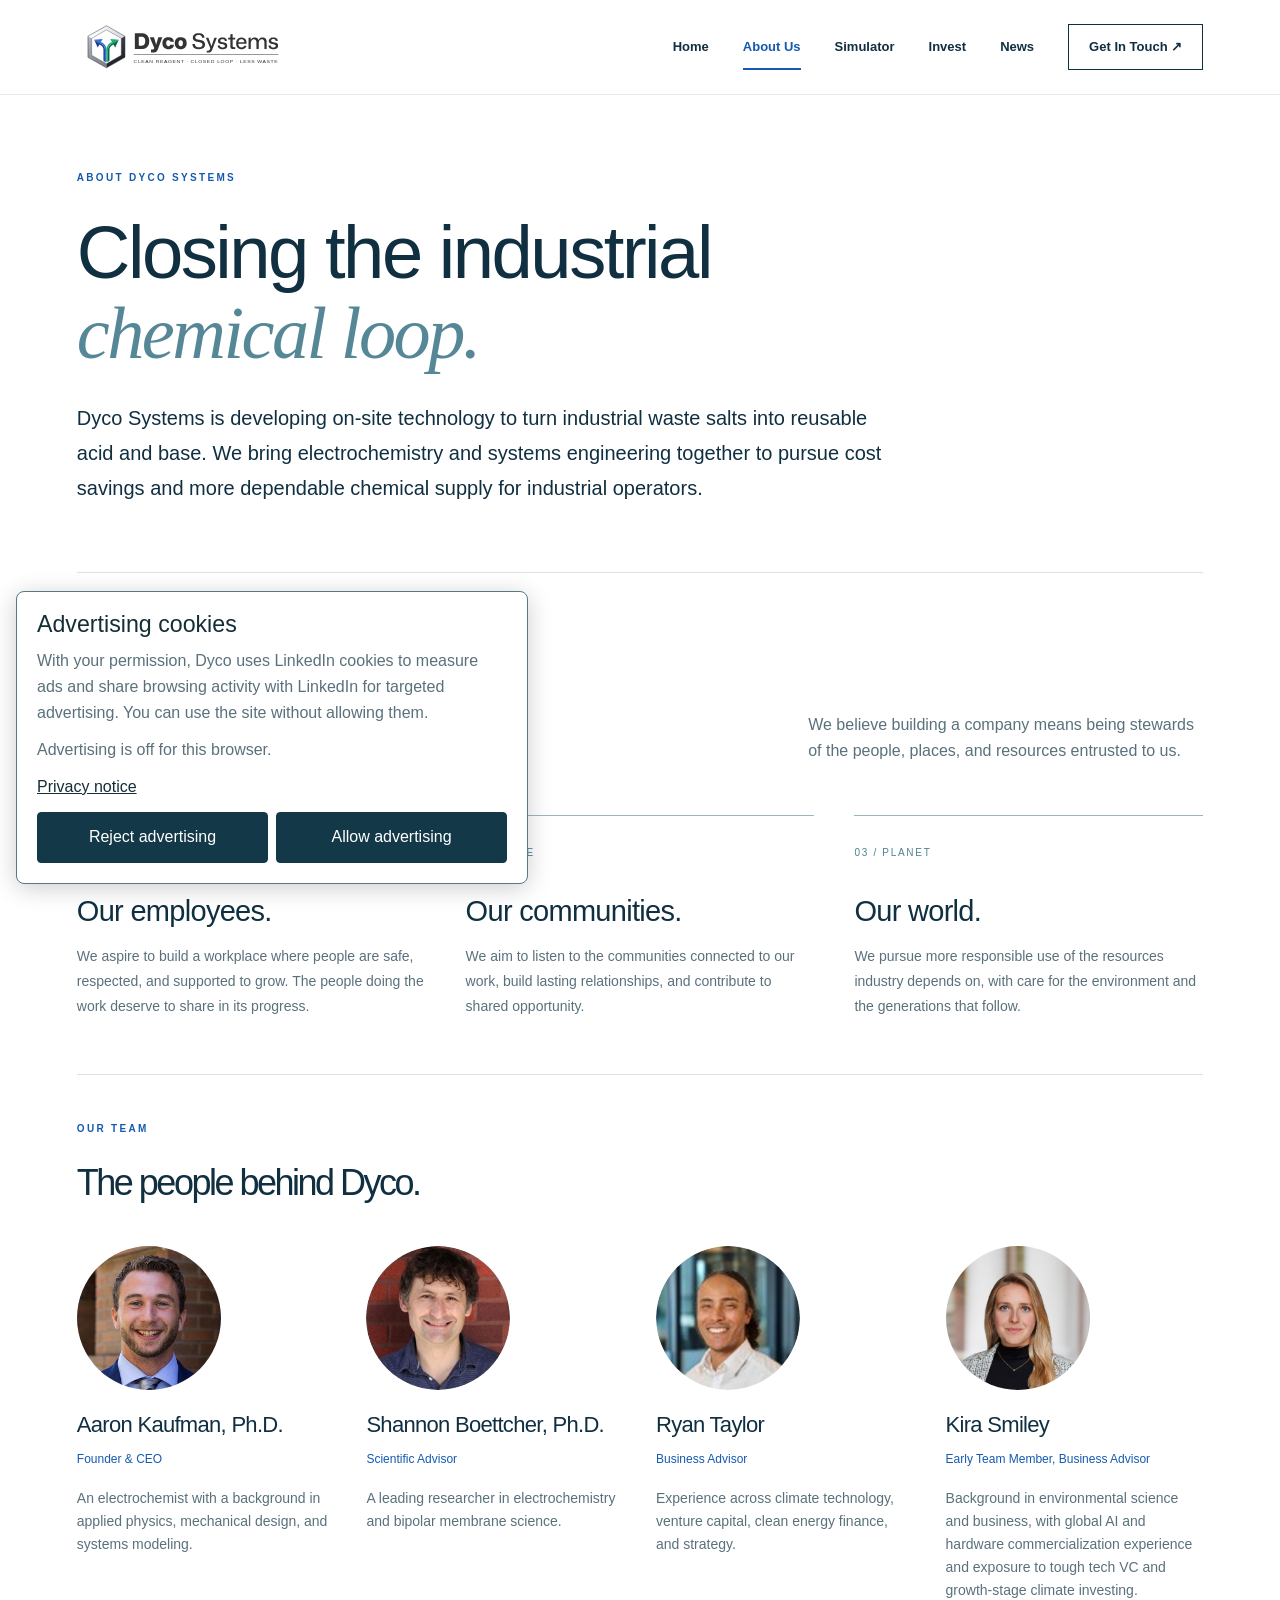
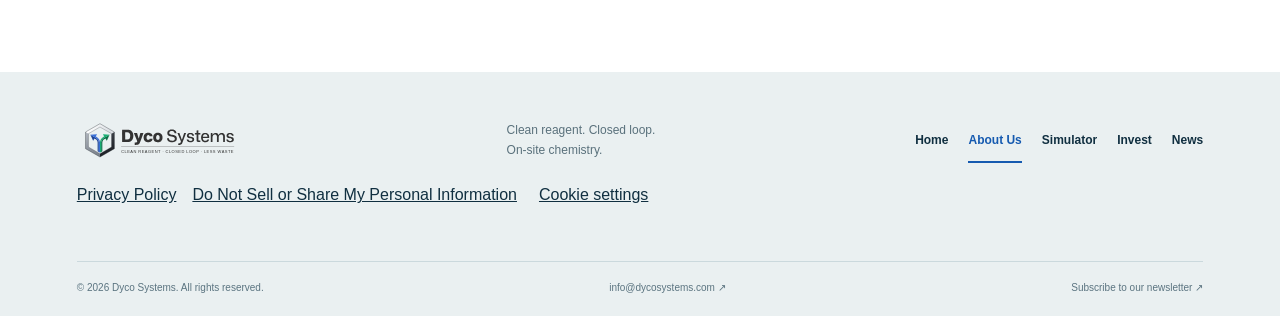
<file: about.html>
<!doctype html><html lang="en"><head><meta charset="utf-8"><meta name="viewport" content="width=device-width, initial-scale=1"><meta name="description" content="Dyco Systems is developing on-site chemical generation from industrial waste salts to pursue cost savings and more dependable chemical supply."><title>About Us | Dyco Systems</title><link rel="icon" href="dyco_icon.svg?v=20261016-1" type="image/svg+xml"><link rel="stylesheet" href="styles.css?v=20261016-review12"><script src="app.js?v=20261016-review12" defer></script><link rel="stylesheet" href="privacy-controls.css?v=1"></head><body><a class="skip" href="#main">Skip to content</a><header><div class="wrap nav-wrap"><a class="brand" href="index.html" aria-label="Dyco Systems home"><img src="dyco_logo.svg?v=20261016-1" alt="Dyco Systems" width="218" height="70"></a><button class="menu-toggle" aria-controls="navigation" aria-expanded="false">Menu <span>☰</span></button><nav id="navigation" aria-label="Main navigation"><a href="index.html">Home</a><a href="about.html" aria-current="page">About Us</a><a href="simulator.html">Simulator</a><a href="invest.html">Invest</a><a href="news.html">News</a><a class="nav-contact" href="contact.html?topic=general" target="_blank" rel="noopener">Get In Touch ↗</a></nav></div></header><main id="main"><section class="page-intro wrap about-summary"><p class="eyebrow">ABOUT DYCO SYSTEMS</p><h1>Closing the industrial<br><em>chemical loop.</em></h1><p class="lead">Dyco Systems is developing on-site technology to turn industrial waste salts into reusable acid and base. We bring electrochemistry and systems engineering together to pursue cost savings and more dependable chemical supply for industrial operators.</p></section><section class="stewardship wrap" id="stewardship"><div class="section-top"><div><p class="eyebrow">OUR ETHOS</p><h2>Progress with<br>responsibility.</h2></div><p>We believe building a company means being stewards of the people, places, and resources entrusted to us.</p></div><div class="pillars"><article><span class="number">01 / PEOPLE</span><h3>Our employees.</h3><p>We aspire to build a workplace where people are safe, respected, and supported to grow. The people doing the work deserve to share in its progress.</p></article><article><span class="number">02 / PLACE</span><h3>Our communities.</h3><p>We aim to listen to the communities connected to our work, build lasting relationships, and contribute to shared opportunity.</p></article><article><span class="number">03 / PLANET</span><h3>Our world.</h3><p>We pursue more responsible use of the resources industry depends on, with care for the environment and the generations that follow.</p></article></div></section><section class="wrap team"><p class="eyebrow">OUR TEAM</p><h2>The people behind Dyco.</h2><div class="team-grid"><article><img class="team-photo" src="aaron-kaufman.jpg" alt="Aaron Kaufman, Founder and CEO of Dyco Systems" width="144" height="144" loading="lazy"><h3>Aaron Kaufman, Ph.D.</h3><span>Founder &amp; CEO</span><p>An electrochemist with a background in applied physics, mechanical design, and systems modeling.</p></article><article><img class="team-photo" src="shannon-boettcher.png" alt="Shannon Boettcher, Scientific Advisor to Dyco Systems" width="144" height="144" loading="lazy"><h3>Shannon Boettcher, Ph.D.</h3><span>Scientific Advisor</span><p>A leading researcher in electrochemistry and bipolar membrane science.</p></article><article><img class="team-photo" src="ryan-taylor.png" alt="Ryan Taylor, Business Advisor to Dyco Systems" width="144" height="144" loading="lazy"><h3>Ryan Taylor</h3><span>Business Advisor</span><p>Experience across climate technology, venture capital, clean energy finance, and strategy.</p></article><article><img class="team-photo" src="kira-smiley.png" alt="Kira Smiley" width="144" height="144" loading="lazy"><h3>Kira Smiley</h3><span>Early Team Member, Business Advisor</span><p>Background in environmental science and business, with global AI and hardware commercialization experience and exposure to tough tech VC and growth-stage climate investing.</p></article></div></section></main><footer><div class="wrap"><div class="footer-top"><a class="footer-brand" href="index.html"><img src="dyco_logo.svg?v=20261016-1" alt="Dyco Systems" width="200" height="64"></a><p>Clean reagent. Closed loop.<br>On-site chemistry.</p><nav aria-label="Footer navigation"><a href="index.html">Home</a><a href="about.html" aria-current="page">About Us</a><a href="simulator.html">Simulator</a><a href="invest.html">Invest</a><a href="news.html">News</a></nav></div><div class="privacy-links"><a href="privacy.html">Privacy Policy</a><a href="privacy.html#opt-out">Do Not Sell or Share My Personal Information</a><button hidden type="button" data-settings>Cookie settings</button></div><div class="footer-bottom"><span>© 2026 Dyco Systems. All rights reserved.</span><a href="contact.html?topic=general" target="_blank" rel="noopener">info@dycosystems.com ↗</a><a href="contact.html?topic=newsletter" target="_blank" rel="noopener">Subscribe to our newsletter ↗</a></div></div></footer><section hidden id="ad-choice" aria-label="Advertising cookie choices"><h2>Advertising cookies</h2><p>With your permission, Dyco uses LinkedIn cookies to measure ads and share browsing activity with LinkedIn for targeted advertising. You can use the site without allowing them.</p><p id="ad-status" role="status"></p><a href="privacy.html#collection">Privacy notice</a><div><button type="button" data-reject>Reject advertising</button><button type="button" data-allow>Allow advertising</button></div></section><script defer src="privacy-controls.js?v=1"></script>
</body></html>
</file>
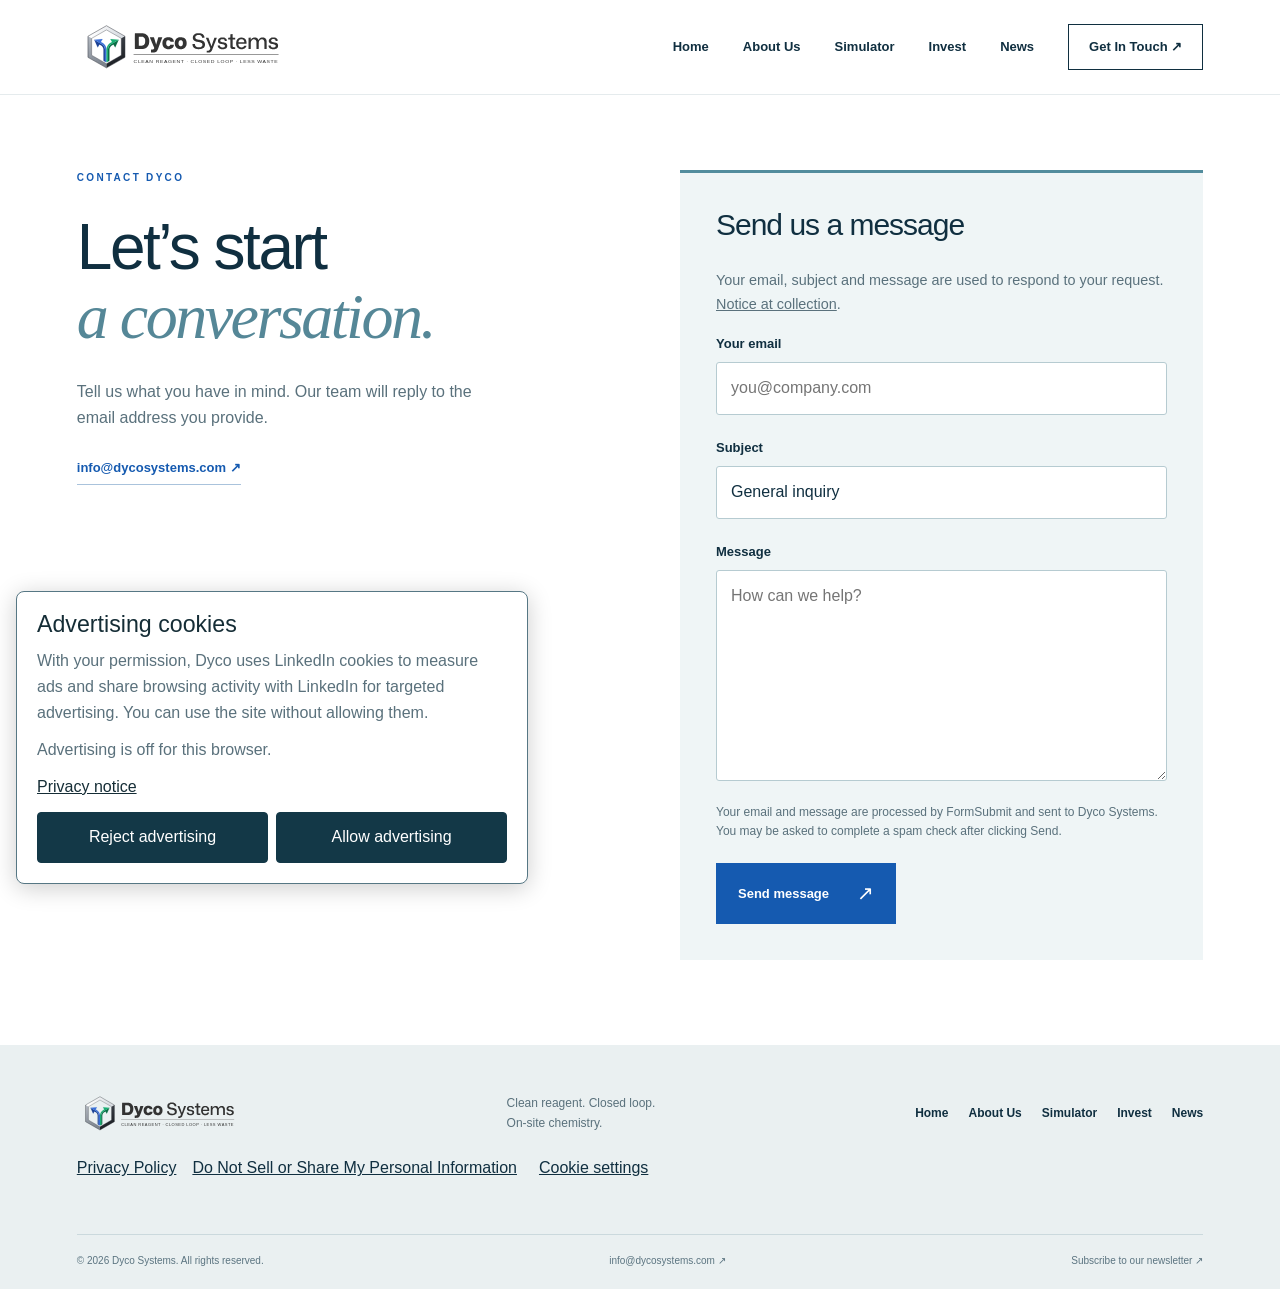
<file: contact.html>
<!doctype html><html lang="en"><head><meta charset="utf-8"><meta name="viewport" content="width=device-width, initial-scale=1"><meta name="description" content="Dyco Systems is developing on-site chemical generation from industrial waste salts to pursue cost savings and more dependable chemical supply."><title>Contact | Dyco Systems</title><link rel="icon" href="dyco_icon.svg?v=20261016-1" type="image/svg+xml"><link rel="stylesheet" href="styles.css?v=20261016-review12"><script src="app.js?v=20261016-review12" defer></script><link rel="stylesheet" href="privacy-controls.css?v=1"></head><body><a class="skip" href="#main">Skip to content</a><header><div class="wrap nav-wrap"><a class="brand" href="index.html" aria-label="Dyco Systems home"><img src="dyco_logo.svg?v=20261016-1" alt="Dyco Systems" width="218" height="70"></a><button class="menu-toggle" aria-controls="navigation" aria-expanded="false">Menu <span>☰</span></button><nav id="navigation" aria-label="Main navigation"><a href="index.html">Home</a><a href="about.html">About Us</a><a href="simulator.html">Simulator</a><a href="invest.html">Invest</a><a href="news.html">News</a><a class="nav-contact" href="contact.html?topic=general" target="_blank" rel="noopener">Get In Touch ↗</a></nav></div></header><main id="main"><section class="wrap contact-page"><div class="contact-intro"><p class="eyebrow">CONTACT DYCO</p><h1>Let’s start<br><em>a conversation.</em></h1><p>Tell us what you have in mind. Our team will reply to the email address you provide.</p><a class="text-link" href="mailto:info@dycosystems.com">info@dycosystems.com ↗</a></div><form class="message-form" id="contact-form" method="post" action="https://formsubmit.co/info@dycosystems.com"><h2>Send us a message</h2><p class="privacy-form-note">Your email, subject and message are used to respond to your request. <a href="privacy.html#collection">Notice at collection</a>.</p><label for="contact-email">Your email</label><input id="contact-email" name="email" type="email" autocomplete="email" placeholder="you@company.com" maxlength="254" required><label for="contact-subject">Subject</label><input id="contact-subject" name="_subject" type="text" value="General inquiry" maxlength="150" required><label for="contact-message">Message</label><textarea id="contact-message" name="message" placeholder="How can we help?" rows="7" maxlength="10000" required></textarea><input type="hidden" name="_template" value="table"><input type="hidden" name="_captcha" value="true"><div class="form-trap" aria-hidden="true"><label>Leave blank<input type="text" name="_honey" tabindex="-1" autocomplete="off" maxlength="200"></label></div><p class="form-disclosure" id="form-disclosure">Your email and message are processed by FormSubmit and sent to Dyco Systems. You may be asked to complete a spam check after clicking Send.</p><button class="button" id="send-message" type="submit">Send message <span aria-hidden="true">↗</span></button><p class="form-status" id="form-status" role="status" aria-live="polite"></p></form></section></main><footer><div class="wrap"><div class="footer-top"><a class="footer-brand" href="index.html"><img src="dyco_logo.svg?v=20261016-1" alt="Dyco Systems" width="200" height="64"></a><p>Clean reagent. Closed loop.<br>On-site chemistry.</p><nav aria-label="Footer navigation"><a href="index.html">Home</a><a href="about.html">About Us</a><a href="simulator.html">Simulator</a><a href="invest.html">Invest</a><a href="news.html">News</a></nav></div><div class="privacy-links"><a href="privacy.html">Privacy Policy</a><a href="privacy.html#opt-out">Do Not Sell or Share My Personal Information</a><button hidden type="button" data-settings>Cookie settings</button></div><div class="footer-bottom"><span>© 2026 Dyco Systems. All rights reserved.</span><a href="mailto:info@dycosystems.com">info@dycosystems.com ↗</a><a href="contact.html?topic=newsletter" target="_blank" rel="noopener">Subscribe to our newsletter ↗</a></div></div></footer><section hidden id="ad-choice" aria-label="Advertising cookie choices"><h2>Advertising cookies</h2><p>With your permission, Dyco uses LinkedIn cookies to measure ads and share browsing activity with LinkedIn for targeted advertising. You can use the site without allowing them.</p><p id="ad-status" role="status"></p><a href="privacy.html#collection">Privacy notice</a><div><button type="button" data-reject>Reject advertising</button><button type="button" data-allow>Allow advertising</button></div></section><script defer src="privacy-controls.js?v=1"></script>
</body></html>
</file>
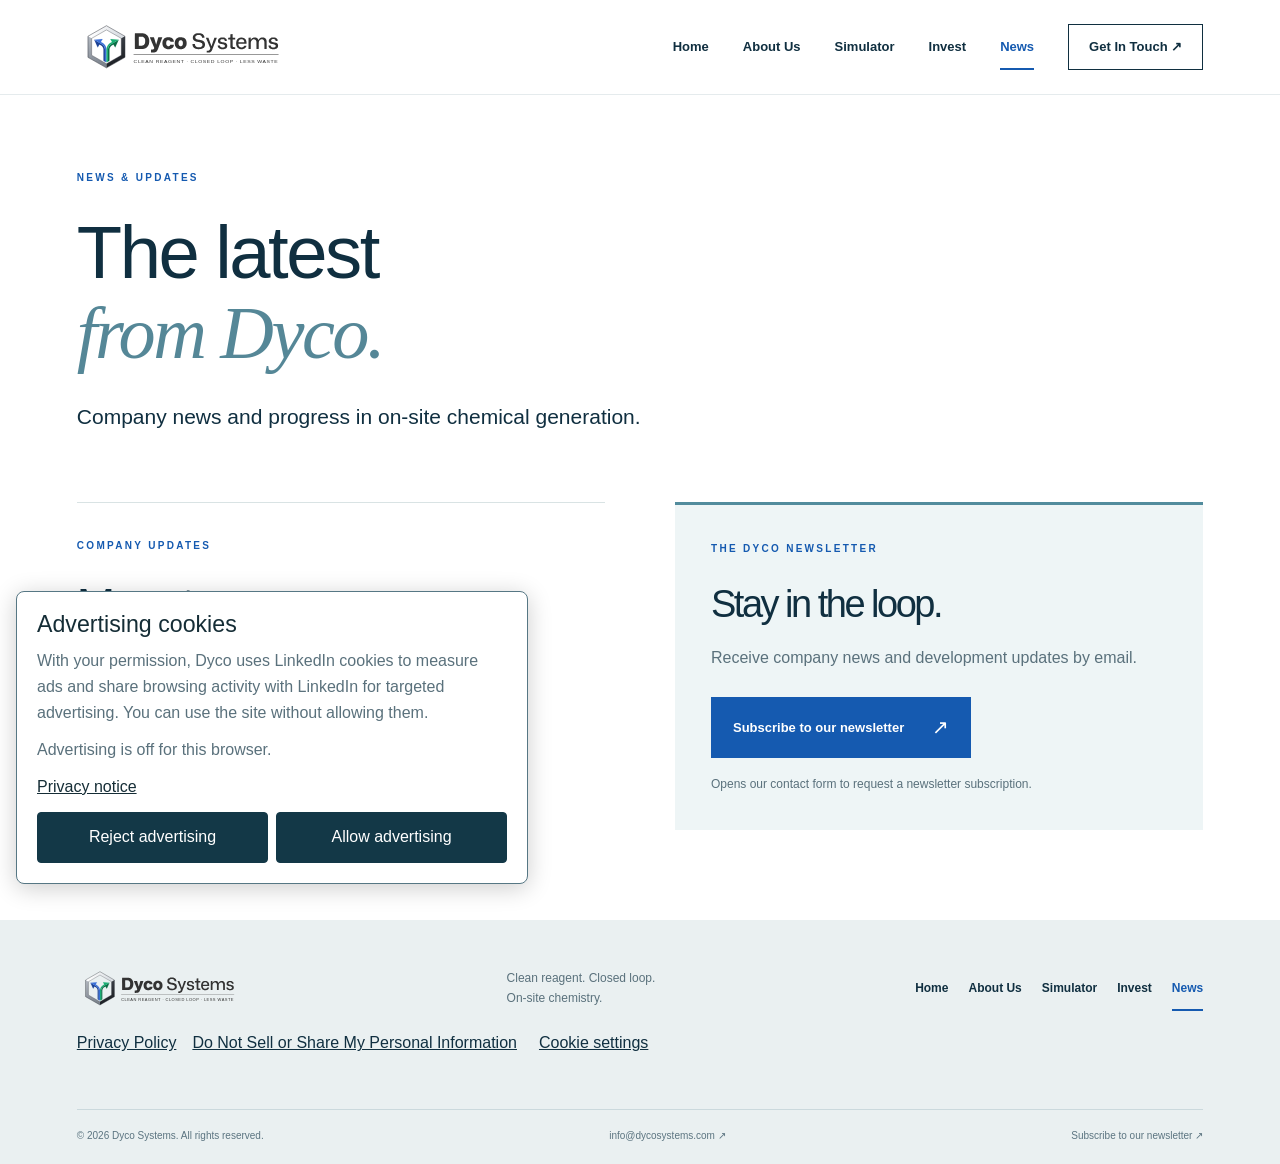
<file: news.html>
<!doctype html><html lang="en"><head><meta charset="utf-8"><meta name="viewport" content="width=device-width, initial-scale=1"><meta name="description" content="Dyco Systems is developing on-site chemical generation from industrial waste salts to pursue cost savings and more dependable chemical supply."><title>News | Dyco Systems</title><link rel="icon" href="dyco_icon.svg?v=20261016-1" type="image/svg+xml"><link rel="stylesheet" href="styles.css?v=20261016-review12"><script src="app.js?v=20261016-review12" defer></script><link rel="stylesheet" href="privacy-controls.css?v=1"></head><body><a class="skip" href="#main">Skip to content</a><header><div class="wrap nav-wrap"><a class="brand" href="index.html" aria-label="Dyco Systems home"><img src="dyco_logo.svg?v=20261016-1" alt="Dyco Systems" width="218" height="70"></a><button class="menu-toggle" aria-controls="navigation" aria-expanded="false">Menu <span>☰</span></button><nav id="navigation" aria-label="Main navigation"><a href="index.html">Home</a><a href="about.html">About Us</a><a href="simulator.html">Simulator</a><a href="invest.html">Invest</a><a href="news.html" aria-current="page">News</a><a class="nav-contact" href="contact.html?topic=general" target="_blank" rel="noopener">Get In Touch ↗</a></nav></div></header><main id="main"><section class="page-intro wrap news-intro"><p class="eyebrow">NEWS &amp; UPDATES</p><h1>The latest<br><em>from Dyco.</em></h1><p class="lead">Company news and progress in on-site chemical generation.</p></section><section class="wrap news-layout"><div class="news-empty"><p class="eyebrow">COMPANY UPDATES</p><h2>More to come.</h2><p>There are no published updates yet. Future announcements will appear here.</p></div><aside class="newsletter" id="newsletter"><p class="eyebrow">THE DYCO NEWSLETTER</p><h2>Stay in the loop.</h2><p>Receive company news and development updates by email.</p><a class="button " href="contact.html?topic=newsletter" target="_blank" rel="noopener">Subscribe to our newsletter <span aria-hidden="true">↗</span></a><p class="signup-note">Opens our contact form to request a newsletter subscription.</p></aside></section></main><footer><div class="wrap"><div class="footer-top"><a class="footer-brand" href="index.html"><img src="dyco_logo.svg?v=20261016-1" alt="Dyco Systems" width="200" height="64"></a><p>Clean reagent. Closed loop.<br>On-site chemistry.</p><nav aria-label="Footer navigation"><a href="index.html">Home</a><a href="about.html">About Us</a><a href="simulator.html">Simulator</a><a href="invest.html">Invest</a><a href="news.html" aria-current="page">News</a></nav></div><div class="privacy-links"><a href="privacy.html">Privacy Policy</a><a href="privacy.html#opt-out">Do Not Sell or Share My Personal Information</a><button hidden type="button" data-settings>Cookie settings</button></div><div class="footer-bottom"><span>© 2026 Dyco Systems. All rights reserved.</span><a href="contact.html?topic=general" target="_blank" rel="noopener">info@dycosystems.com ↗</a><a href="contact.html?topic=newsletter" target="_blank" rel="noopener">Subscribe to our newsletter ↗</a></div></div></footer><section hidden id="ad-choice" aria-label="Advertising cookie choices"><h2>Advertising cookies</h2><p>With your permission, Dyco uses LinkedIn cookies to measure ads and share browsing activity with LinkedIn for targeted advertising. You can use the site without allowing them.</p><p id="ad-status" role="status"></p><a href="privacy.html#collection">Privacy notice</a><div><button type="button" data-reject>Reject advertising</button><button type="button" data-allow>Allow advertising</button></div></section><script defer src="privacy-controls.js?v=1"></script>
</body></html>
</file>
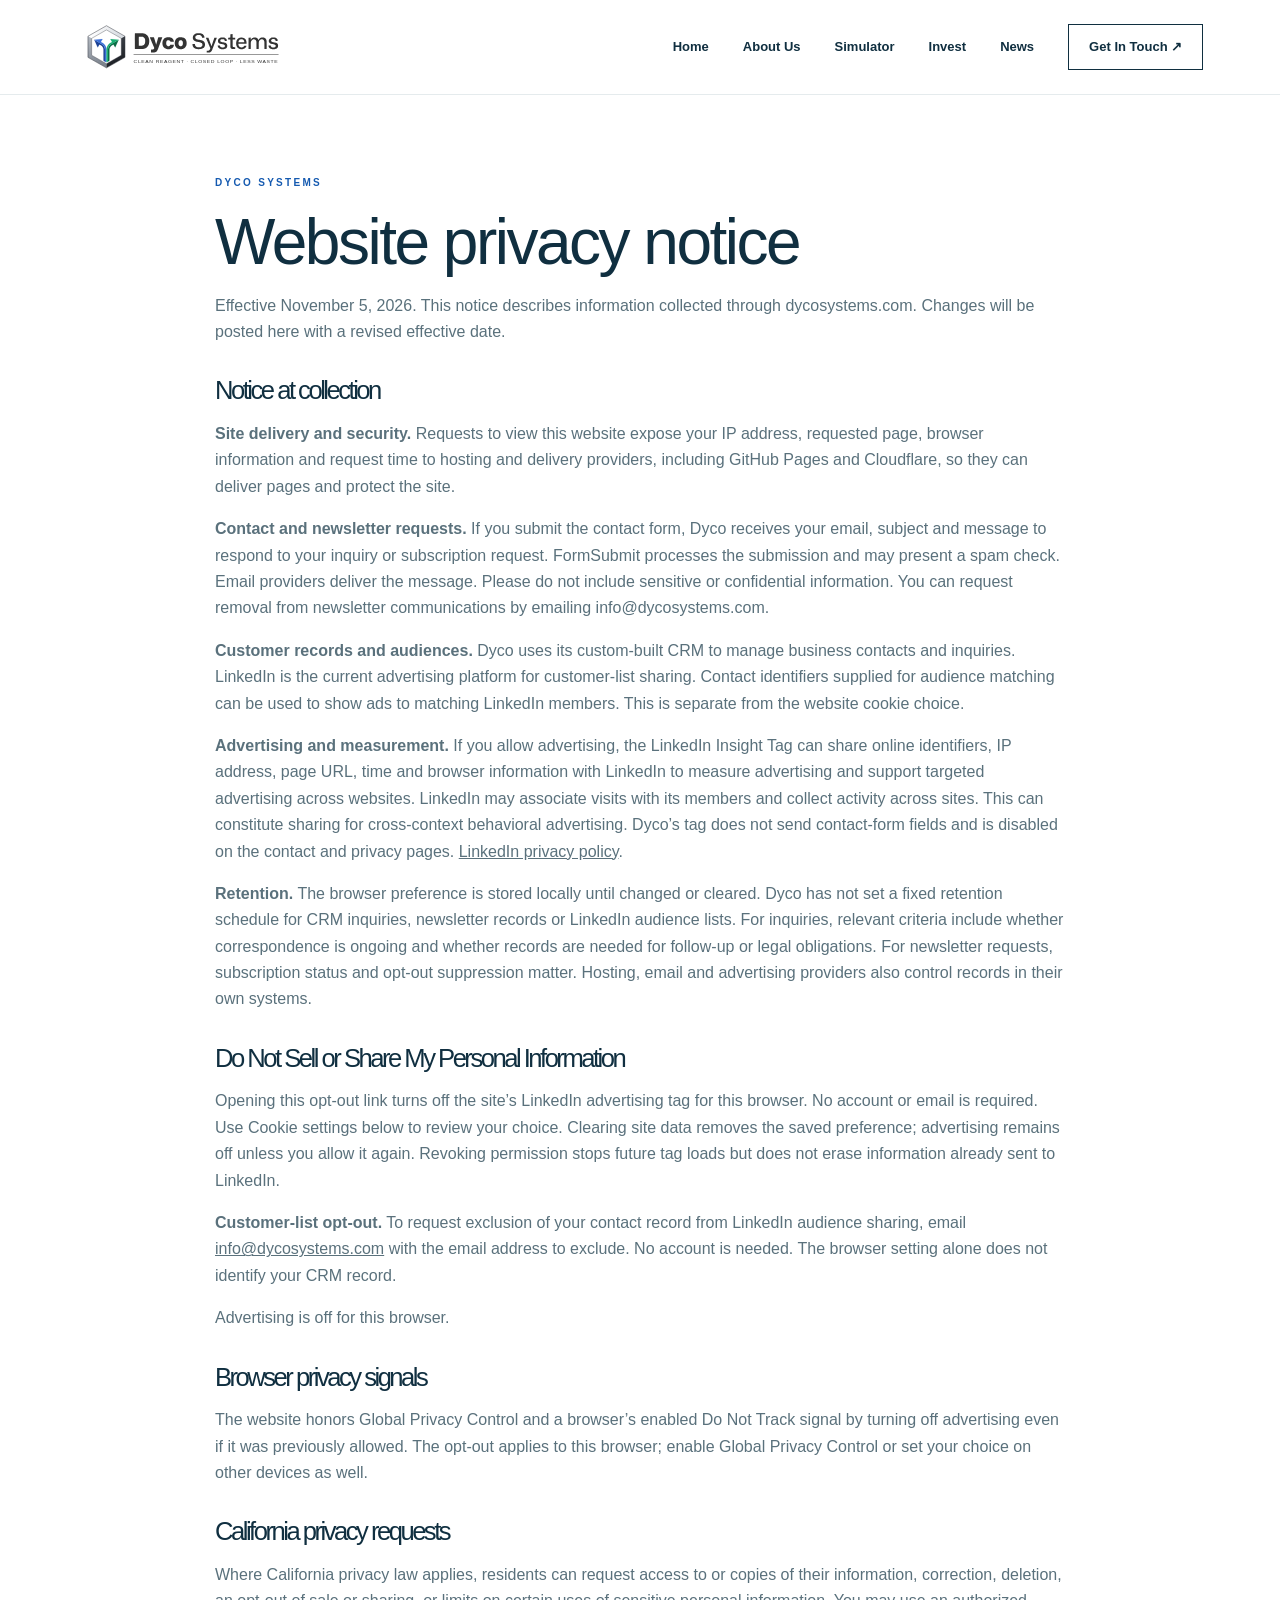
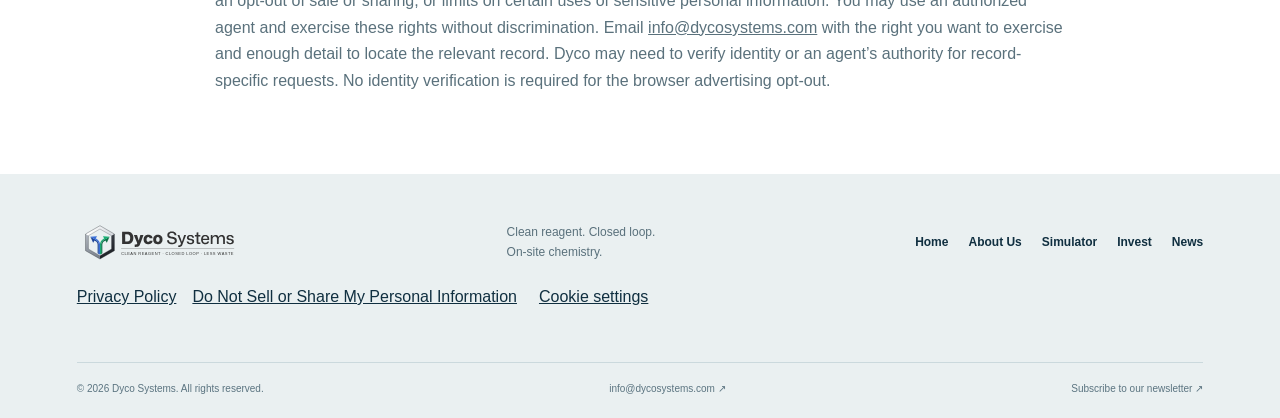
<file: privacy.html>
<!doctype html><html lang="en"><head><meta charset="utf-8"><meta name="viewport" content="width=device-width, initial-scale=1"><meta name="description" content="Dyco Systems is developing on-site chemical generation from industrial waste salts to pursue cost savings and more dependable chemical supply."><title>Privacy | Dyco Systems</title><link rel="icon" href="dyco_icon.svg?v=20261016-1" type="image/svg+xml"><link rel="stylesheet" href="styles.css?v=20261016-review12"><script src="app.js?v=20261016-review12" defer></script><link rel="stylesheet" href="privacy-controls.css?v=1"></head><body><a class="skip" href="#main">Skip to content</a><header><div class="wrap nav-wrap"><a class="brand" href="index.html" aria-label="Dyco Systems home"><img src="dyco_logo.svg?v=20261016-1" alt="Dyco Systems" width="218" height="70"></a><button class="menu-toggle" aria-controls="navigation" aria-expanded="false">Menu <span>☰</span></button><nav id="navigation" aria-label="Main navigation"><a href="index.html">Home</a><a href="about.html">About Us</a><a href="simulator.html">Simulator</a><a href="invest.html">Invest</a><a href="news.html">News</a><a class="nav-contact" href="contact.html?topic=general" target="_blank" rel="noopener">Get In Touch ↗</a></nav></div></header><main id="main"><section class="wrap privacy-copy"><p class="eyebrow">DYCO SYSTEMS</p><h1>Website privacy notice</h1><p>Effective November 5, 2026. This notice describes information collected through dycosystems.com. Changes will be posted here with a revised effective date.</p>
<h2 id="collection">Notice at collection</h2>
<p><strong>Site delivery and security.</strong> Requests to view this website expose your IP address, requested page, browser information and request time to hosting and delivery providers, including GitHub Pages and Cloudflare, so they can deliver pages and protect the site.</p>
<p><strong>Contact and newsletter requests.</strong> If you submit the contact form, Dyco receives your email, subject and message to respond to your inquiry or subscription request. FormSubmit processes the submission and may present a spam check. Email providers deliver the message. Please do not include sensitive or confidential information. You can request removal from newsletter communications by emailing info@dycosystems.com.</p>
<p><strong>Customer records and audiences.</strong> Dyco uses its custom-built CRM to manage business contacts and inquiries. LinkedIn is the current advertising platform for customer-list sharing. Contact identifiers supplied for audience matching can be used to show ads to matching LinkedIn members. This is separate from the website cookie choice.</p><p><strong>Advertising and measurement.</strong> If you allow advertising, the LinkedIn Insight Tag can share online identifiers, IP address, page URL, time and browser information with LinkedIn to measure advertising and support targeted advertising across websites. LinkedIn may associate visits with its members and collect activity across sites. This can constitute sharing for cross-context behavioral advertising. Dyco’s tag does not send contact-form fields and is disabled on the contact and privacy pages. <a href="https://www.linkedin.com/legal/privacy-policy">LinkedIn privacy policy</a>.</p>
<p><strong>Retention.</strong> The browser preference is stored locally until changed or cleared. Dyco has not set a fixed retention schedule for CRM inquiries, newsletter records or LinkedIn audience lists. For inquiries, relevant criteria include whether correspondence is ongoing and whether records are needed for follow-up or legal obligations. For newsletter requests, subscription status and opt-out suppression matter. Hosting, email and advertising providers also control records in their own systems.</p>
<h2 id="opt-out">Do Not Sell or Share My Personal Information</h2><p>Opening this opt-out link turns off the site’s LinkedIn advertising tag for this browser. No account or email is required. Use Cookie settings below to review your choice. Clearing site data removes the saved preference; advertising remains off unless you allow it again. Revoking permission stops future tag loads but does not erase information already sent to LinkedIn.</p>
<p><strong>Customer-list opt-out.</strong> To request exclusion of your contact record from LinkedIn audience sharing, email <a href="mailto:info@dycosystems.com?subject=Do%20not%20share%20my%20information">info@dycosystems.com</a> with the email address to exclude. No account is needed. The browser setting alone does not identify your CRM record.</p><p id="privacy-status" role="status"></p><noscript>JavaScript is disabled. The LinkedIn advertising tag does not load.</noscript>
<h2>Browser privacy signals</h2><p>The website honors Global Privacy Control and a browser’s enabled Do Not Track signal by turning off advertising even if it was previously allowed. The opt-out applies to this browser; enable Global Privacy Control or set your choice on other devices as well.</p>
<h2>California privacy requests</h2><p>Where California privacy law applies, residents can request access to or copies of their information, correction, deletion, an opt-out of sale or sharing, or limits on certain uses of sensitive personal information. You may use an authorized agent and exercise these rights without discrimination. Email <a href="mailto:info@dycosystems.com?subject=Privacy%20request">info@dycosystems.com</a> with the right you want to exercise and enough detail to locate the relevant record. Dyco may need to verify identity or an agent’s authority for record-specific requests. No identity verification is required for the browser advertising opt-out.</p></section></main><footer><div class="wrap"><div class="footer-top"><a class="footer-brand" href="index.html"><img src="dyco_logo.svg?v=20261016-1" alt="Dyco Systems" width="200" height="64"></a><p>Clean reagent. Closed loop.<br>On-site chemistry.</p><nav aria-label="Footer navigation"><a href="index.html">Home</a><a href="about.html">About Us</a><a href="simulator.html">Simulator</a><a href="invest.html">Invest</a><a href="news.html">News</a></nav></div><div class="privacy-links"><a href="privacy.html">Privacy Policy</a><a href="privacy.html#opt-out">Do Not Sell or Share My Personal Information</a><button hidden type="button" data-settings>Cookie settings</button></div><div class="footer-bottom"><span>© 2026 Dyco Systems. All rights reserved.</span><a href="contact.html?topic=general" target="_blank" rel="noopener">info@dycosystems.com ↗</a><a href="contact.html?topic=newsletter" target="_blank" rel="noopener">Subscribe to our newsletter ↗</a></div></div></footer><section hidden id="ad-choice" aria-label="Advertising cookie choices"><h2>Advertising cookies</h2><p>With your permission, Dyco uses LinkedIn cookies to measure ads and share browsing activity with LinkedIn for targeted advertising. You can use the site without allowing them.</p><p id="ad-status" role="status"></p><a href="privacy.html#collection">Privacy notice</a><div><button type="button" data-reject>Reject advertising</button><button type="button" data-allow>Allow advertising</button></div></section><script defer src="privacy-controls.js?v=1"></script>
</body></html>
</file>
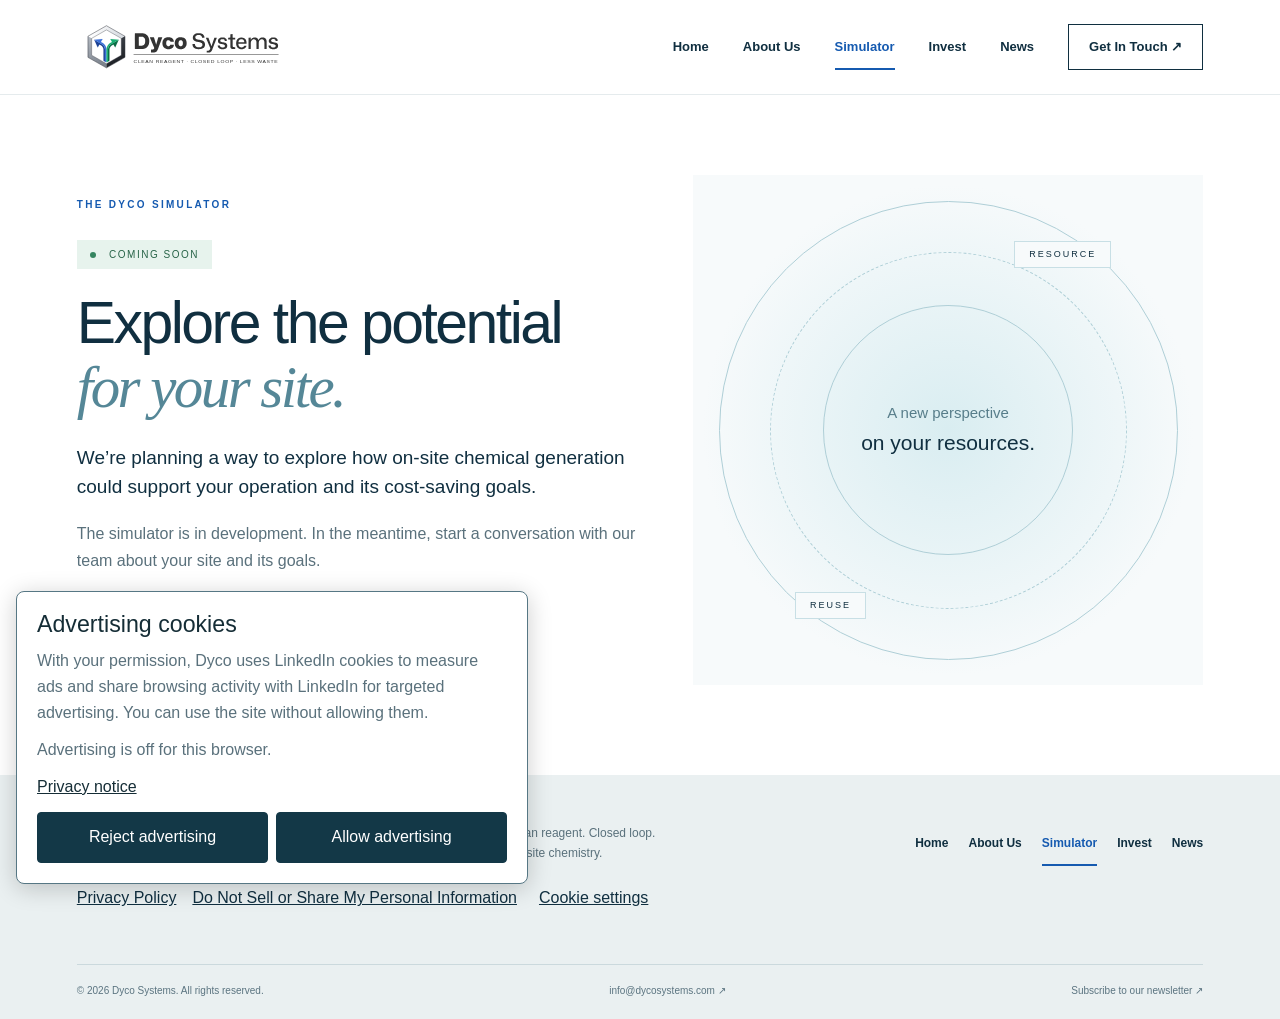
<file: simulator.html>
<!doctype html><html lang="en"><head><meta charset="utf-8"><meta name="viewport" content="width=device-width, initial-scale=1"><meta name="description" content="Dyco Systems is developing on-site chemical generation from industrial waste salts to pursue cost savings and more dependable chemical supply."><title>Simulator | Dyco Systems</title><link rel="icon" href="dyco_icon.svg?v=20261016-1" type="image/svg+xml"><link rel="stylesheet" href="styles.css?v=20261016-review12"><script src="app.js?v=20261016-review12" defer></script><link rel="stylesheet" href="privacy-controls.css?v=1"></head><body><a class="skip" href="#main">Skip to content</a><header><div class="wrap nav-wrap"><a class="brand" href="index.html" aria-label="Dyco Systems home"><img src="dyco_logo.svg?v=20261016-1" alt="Dyco Systems" width="218" height="70"></a><button class="menu-toggle" aria-controls="navigation" aria-expanded="false">Menu <span>☰</span></button><nav id="navigation" aria-label="Main navigation"><a href="index.html">Home</a><a href="about.html">About Us</a><a href="simulator.html" aria-current="page">Simulator</a><a href="invest.html">Invest</a><a href="news.html">News</a><a class="nav-contact" href="contact.html?topic=general" target="_blank" rel="noopener">Get In Touch ↗</a></nav></div></header><main id="main"><section class="simulator-hero wrap"><div><p class="eyebrow">THE DYCO SIMULATOR</p><span class="coming"><span class="status-dot"></span> COMING SOON</span><h1>Explore the potential<br><em>for your site.</em></h1><p class="lead">We’re planning a way to explore how on-site chemical generation could support your operation and its cost-saving goals.</p><p>The simulator is in development. In the meantime, start a conversation with our team about your site and its goals.</p><a class="button " href="contact.html?topic=simulator" target="_blank" rel="noopener">Ask about the simulator <span aria-hidden="true">↗</span></a></div><div class="sim-art" aria-label="Abstract illustration of a circular resource loop"><div class="orbit orbit-one"></div><div class="orbit orbit-two"></div><div class="orbit orbit-three"></div><div class="orbit-center">A new perspective<br><strong>on your resources.</strong></div><span class="orbit-tag top-tag">RESOURCE</span><span class="orbit-tag bottom-tag">REUSE</span></div></section></main><footer><div class="wrap"><div class="footer-top"><a class="footer-brand" href="index.html"><img src="dyco_logo.svg?v=20261016-1" alt="Dyco Systems" width="200" height="64"></a><p>Clean reagent. Closed loop.<br>On-site chemistry.</p><nav aria-label="Footer navigation"><a href="index.html">Home</a><a href="about.html">About Us</a><a href="simulator.html" aria-current="page">Simulator</a><a href="invest.html">Invest</a><a href="news.html">News</a></nav></div><div class="privacy-links"><a href="privacy.html">Privacy Policy</a><a href="privacy.html#opt-out">Do Not Sell or Share My Personal Information</a><button hidden type="button" data-settings>Cookie settings</button></div><div class="footer-bottom"><span>© 2026 Dyco Systems. All rights reserved.</span><a href="contact.html?topic=general" target="_blank" rel="noopener">info@dycosystems.com ↗</a><a href="contact.html?topic=newsletter" target="_blank" rel="noopener">Subscribe to our newsletter ↗</a></div></div></footer><section hidden id="ad-choice" aria-label="Advertising cookie choices"><h2>Advertising cookies</h2><p>With your permission, Dyco uses LinkedIn cookies to measure ads and share browsing activity with LinkedIn for targeted advertising. You can use the site without allowing them.</p><p id="ad-status" role="status"></p><a href="privacy.html#collection">Privacy notice</a><div><button type="button" data-reject>Reject advertising</button><button type="button" data-allow>Allow advertising</button></div></section><script defer src="privacy-controls.js?v=1"></script>
</body></html>
</file>
<file: styles.css>
:root{--ink:#102f40;--muted:#5a717c;--blue:#155ab0;--cyan:#8ad9ed;--paper:#f5f8f7;--line:#d9e3e4}*{box-sizing:border-box}html{scroll-behavior:smooth;scroll-padding-top:100px}body{margin:0;font-family:Arial,Helvetica,sans-serif;color:var(--ink);background:#fff;font-size:16px;line-height:1.65}a{color:inherit;text-decoration:none}button{font:inherit;cursor:pointer}a,button{-webkit-tap-highlight-color:transparent}a:focus-visible,button:focus-visible{outline:3px solid #e79c29;outline-offset:5px}.wrap{width:min(1240px,88%);margin:auto}.preview-bar{text-align:center;background:#edf3f5;color:#426373;font-size:10px;font-weight:600;letter-spacing:1.5px;padding:7px 16px}.preview-bar span{padding:0 12px;color:#6b9bae}header{background:#fff;position:sticky;top:0;z-index:20;border-bottom:1px solid #e5ebed}.nav-wrap{height:94px;display:flex;align-items:center;justify-content:space-between}.brand img{display:block;width:218px;height:auto}nav{display:flex;align-items:center;gap:34px;font-size:13px;font-weight:600}nav a{padding:10px 0}nav a:hover,nav a[aria-current]{color:var(--blue)}nav a[aria-current]:not(.nav-contact){box-shadow:0 2px var(--blue)}.nav-contact{border:1px solid var(--ink);padding:11px 20px}.menu-toggle{display:none}.skip{position:fixed;top:-100px;left:20px;z-index:100;background:white;padding:12px}.skip:focus{top:10px}h1,h2,h3,p{margin:0}h1,h2,h3{line-height:1.08;font-weight:500;letter-spacing:-2.5px}h1{font-size:clamp(48px,6.7vw,94px)}h2{font-size:clamp(34px,3.6vw,51px)}h3{font-size:25px;letter-spacing:-.7px}em{font-family:Georgia,'Times New Roman',serif;font-weight:400}p{color:var(--muted)}p+p{margin-top:20px}.eyebrow{font-size:10px;font-weight:700;letter-spacing:2.3px;color:var(--blue);margin-bottom:26px}.eyebrow.light{color:#d0e9ee}.hero{position:relative;min-height:710px;background:#153e50;color:#fff;overflow:hidden}.backdrop{position:absolute;width:100%;height:100%;inset:0;object-fit:cover}.hero-shade{position:absolute;inset:0;background:linear-gradient(90deg,rgba(4,30,49,.91),rgba(4,33,54,.45) 65%,rgba(5,40,58,.24))}.hero-content{position:relative;padding-top:84px}.hero h1{font-size:clamp(64px,8.3vw,116px);line-height:.98;letter-spacing:-5px}.hero h1 em,.invest-hero em{color:#a1dfed}.hero-copy{max-width:535px;color:#d5e5e9;font-size:17px;line-height:1.7;margin-top:28px}.status-dot{display:inline-block;width:6px;height:6px;border-radius:50%;background:#8be0b3;margin-right:9px;vertical-align:middle}.actions{display:flex;gap:14px;flex-wrap:wrap;margin-top:32px}.button{display:inline-flex;align-items:center;justify-content:space-between;gap:28px;padding:14px 22px;background:var(--blue);color:white;font-size:13px;font-weight:600;transition:background .2s}.button:hover{background:#104784}.button span{font-size:20px;font-weight:400}.button.secondary{background:transparent;border:1px solid #9fb8c3}.button.secondary:hover{background:#ffffff16}.hero-bottom{display:flex;justify-content:space-between;margin-top:74px;padding:24px 0 30px;border-top:1px solid #ffffff40;font-size:10px;letter-spacing:1.6px}.hero-bottom a{margin-right:110px;letter-spacing:.3px;font-size:12px}.motion{position:absolute;right:18px;bottom:16px;z-index:3;background:#0c2c3fd9;color:#fff;border:1px solid #8ba9b6;padding:5px 9px;font-size:10px}.intro{padding:100px 0 65px}.split{display:grid;grid-template-columns:1fr 1fr;gap:90px}.muted{color:#88a1aa}.lead{font-size:21px;line-height:1.5;color:var(--ink);margin-bottom:20px}.text-link{display:inline-block;color:var(--blue);font-size:13px;font-weight:600;margin-top:25px;border-bottom:1px solid #aac3dc;padding-bottom:6px}.concept{display:flex;align-items:center;justify-content:space-between;gap:20px;border-block:1px solid var(--line);margin-top:60px;padding:30px 20px;color:#3f6676;font-size:17px}.concept strong{text-align:center;font-size:12px;letter-spacing:2px;color:var(--blue)}.concept small{display:block;font-size:11px;letter-spacing:0;font-weight:400;color:var(--muted)}.concept>span:nth-child(even){color:#80b4c3;font-size:26px}.caption{font-size:11px;text-align:center;margin-top:16px}.applications,.tinted{background:var(--paper)}.applications{padding:85px 0}.applications h2+p{max-width:395px;margin-top:24px}.sector-list>div{position:relative;padding:0 0 26px 40px;margin-bottom:25px;border-bottom:1px solid var(--line)}.sector-list>div:last-child{margin-bottom:0}.sector-list span{position:absolute;left:0;color:#6595a8;font-size:12px}.sector-list h3{font-size:22px}.sector-list p{font-size:14px;margin-top:10px}.stewardship{padding-top:95px;padding-bottom:95px}.section-top{display:flex;justify-content:space-between;gap:50px;align-items:end}.section-top>p{max-width:395px}.pillars{display:grid;grid-template-columns:repeat(3,1fr);gap:40px;margin-top:50px}.pillars article{border-top:1px solid #9cb6bd;padding-top:22px}.number{color:#4f8292;font-size:10px;letter-spacing:1.7px}.pillars h3{margin:32px 0 16px;font-size:29px}.pillars p{font-size:14px;line-height:1.8}.forest-band{position:relative;background:#154833;color:white;padding:84px 0;overflow:hidden}.forest-band .hero-shade{background:linear-gradient(90deg,#0a322bdb,#09352b55)}.forest-band .wrap{position:relative}.forest-band h2{font-size:clamp(36px,4.4vw,60px);margin-bottom:28px}.contact{padding:90px 0;display:grid;grid-template-columns:1fr 1fr;gap:100px;align-items:center}.contact>div:last-child{max-width:390px}.contact .button{margin-top:25px}footer{background:#eaf0f1;padding:44px 0 20px}.footer-top{display:flex;justify-content:space-between;gap:45px;align-items:center}.footer-brand img{width:170px;height:auto;display:block}.footer-top p{font-size:12px}.footer-top nav{gap:20px;font-size:12px}.footer-bottom{border-top:1px solid #cbd9dd;margin-top:35px;padding-top:18px;display:flex;justify-content:space-between;gap:20px;font-size:10px;color:#5b7480}.page-intro{padding:75px 0 65px}.page-intro h1{font-size:clamp(44px,5.8vw,80px)}.page-intro em,.simulator-hero em{color:#558797}.page-intro .lead{max-width:630px;margin-top:28px}.about-story{padding-bottom:85px;align-items:center;gap:70px}.about-story h2{font-size:36px;margin-bottom:25px}.photo-panel{position:relative;background:#153b4b;min-height:410px;overflow:hidden}.photo-panel:after{content:'';position:absolute;inset:0;background:linear-gradient(transparent,#062232b3)}.photo-panel>span{position:absolute;bottom:35px;left:30px;z-index:2;color:white;font-size:10px;letter-spacing:2px}.team{padding:90px 0}.team-grid{display:grid;grid-template-columns:repeat(3,1fr);gap:45px;margin-top:44px}.team-grid h3{font-size:22px;margin:23px 0 8px}.team-grid span{font-size:12px;color:var(--blue)}.team-grid p{font-size:14px;margin-top:15px}.initial{border:1px solid #b9cdd2;background:#f1f7f8;width:68px;height:68px;display:grid;place-items:center;color:#628a98;font-family:Georgia,serif;font-size:26px}.simulator-hero{display:grid;grid-template-columns:1.1fr 1fr;gap:55px;padding:80px 0 90px;align-items:center}.simulator-hero h1{font-size:clamp(42px,4.6vw,65px);margin:25px 0}.simulator-hero .lead{font-size:19px}.simulator-hero .button{margin-top:28px}.coming{font-size:10px;letter-spacing:1.5px;background:#e7f3ed;color:#286448;padding:9px 13px}.coming .status-dot{background:#358560}.sim-art{aspect-ratio:1;position:relative;display:grid;place-items:center;background:radial-gradient(circle,#d9edf1,#f7fafb 68%);overflow:hidden}.orbit{position:absolute;border:1px solid #afcfd7;border-radius:50%;width:90%;height:90%}.orbit-two{width:70%;height:70%;border-style:dashed}.orbit-three{width:49%;height:49%}.orbit-center{text-align:center;position:relative;font-size:15px;color:#577d8a;line-height:1.7}.orbit-center strong{font-size:21px;color:var(--ink);font-weight:500}.orbit-tag{position:absolute;font-size:9px;letter-spacing:2px;background:#f7fafb;padding:5px 14px;border:1px solid #c8dfe5}.top-tag{top:13%;right:18%}.bottom-tag{bottom:13%;left:20%}.simulator-details{padding-top:65px;padding-bottom:65px}.simulator-details p:not(.eyebrow){max-width:560px;margin-top:24px}.invest-hero{position:relative;background:#123b4e;padding:90px 0;color:white}.invest-hero .wrap{position:relative}.invest-hero h1{font-size:clamp(44px,5.8vw,80px)}.invest-hero .button{margin-top:30px}.investment{padding:85px 0}.thesis{display:grid;grid-template-columns:repeat(3,1fr);gap:45px;margin-top:65px}.thesis article{border-top:1px solid var(--line);padding-top:20px}.thesis h3{font-size:24px;margin:22px 0 16px}.thesis p{font-size:14px}.invest-contact{background:#eff5f6;padding:55px;margin-bottom:85px;text-align:center}.invest-contact p:not(.eyebrow){max-width:490px;margin:24px auto}.email{display:block;font-size:13px;margin-top:18px;color:var(--blue)}
@media(min-width:1600px){.hero{min-height:760px}.hero-content{padding-top:105px}}
@media(max-width:900px){nav{gap:22px}.nav-contact{display:none}.split{gap:40px}.hero{min-height:680px}.hero h1{font-size:90px}.pillars{gap:25px}.footer-top{flex-wrap:wrap}.footer-top nav{width:100%}.simulator-hero{gap:20px}.simulator-hero h1{font-size:46px}.team-grid{gap:24px}}
@media(max-width:640px){.wrap{width:88%}.preview-bar{font-size:8px;letter-spacing:.6px}.nav-wrap{height:76px}.brand img{width:175px}.menu-toggle{display:flex;gap:15px;background:none;border:1px solid #ccd9df;padding:7px 10px;font-size:12px}header nav{display:none;position:absolute;top:76px;left:0;width:100%;background:white;padding:20px 6%;box-shadow:0 12px 18px #163c4b15}header nav.is-open{display:flex;align-items:stretch;flex-direction:column;gap:8px}header nav a{padding:10px}.hero{min-height:670px}.hero-content{padding-top:64px}.eyebrow{font-size:9px;letter-spacing:1.6px}.hero h1{font-size:76px;letter-spacing:-3px}.hero-copy{font-size:16px}.actions{gap:12px}.button{font-size:12px;padding:12px 17px;gap:15px}.hero-bottom{margin-top:48px;display:block}.hero-bottom a{display:block;margin-top:10px}.split,.contact,.simulator-hero{grid-template-columns:1fr;gap:30px}.intro,.stewardship,.team,.investment{padding-top:60px;padding-bottom:60px}h2{font-size:36px}.lead{font-size:19px}.concept{flex-direction:column;margin-top:35px;gap:12px}.concept>span:nth-child(even){transform:rotate(90deg)}.applications{padding:60px 0}.section-top{display:block}.section-top>p{margin-top:25px}.pillars,.team-grid,.thesis{grid-template-columns:1fr;gap:30px}.pillars h3{margin-top:20px}.pillars{margin-top:35px}.forest-band{padding:65px 0}.contact{padding:60px 0}.footer-top{gap:20px}.footer-bottom{flex-direction:column;gap:9px}.page-intro{padding:55px 0 40px}.page-intro h1{font-size:43px;letter-spacing:-2px}.photo-panel{min-height:310px}.about-story{padding-bottom:55px}.simulator-hero{padding:55px 0}.simulator-hero h1{font-size:46px}.sim-art{margin-top:12px}.invest-hero{padding:65px 0}.invest-hero h1{font-size:47px;letter-spacing:-2px}.invest-contact{padding:40px 22px;margin-bottom:55px}.thesis{margin-top:35px}.motion{font-size:9px}html{scroll-padding-top:85px}}
@media(prefers-reduced-motion:reduce){html{scroll-behavior:auto}*,*:before,*:after{transition:none!important}}
.home-mining{min-height:280px;margin-top:30px}.home-mining>span{left:22px;bottom:22px;font-size:9px}.applications .split{align-items:center}.about-summary{padding-bottom:46px}.about-summary .lead{max-width:820px;font-size:20px;line-height:1.75}.stewardship+.team{border-top:1px solid var(--line);padding-top:46px;padding-bottom:70px}.stewardship+.team h2{font-size:36px}.news-intro{padding-bottom:50px}.news-intro em{color:#558797}.news-layout{display:grid;grid-template-columns:1fr 1fr;gap:70px;padding-bottom:90px;align-items:start}.news-empty{border-top:1px solid var(--line);padding-top:35px}.news-empty p:last-child{max-width:390px;margin-top:20px}.newsletter{background:#eef5f6;border-top:3px solid #528c9d;padding:36px}.newsletter h2{font-size:38px}.newsletter h2+p{margin-top:20px}.newsletter .button{margin-top:26px}.newsletter .signup-note{font-size:12px;line-height:1.6;margin-top:17px;max-width:330px}.footer-top nav{flex-wrap:wrap}
@media(max-width:900px){.news-layout{gap:30px}.newsletter{padding:25px}.nav-wrap nav{gap:22px}.footer-top nav{gap:20px}}
@media(max-width:640px){.home-mining{min-height:250px}.about-summary .lead{font-size:18px}.stewardship+.team{padding-top:35px;padding-bottom:50px}.news-layout{grid-template-columns:1fr;gap:35px;padding-bottom:55px}.news-intro{padding-bottom:35px}.news-empty{padding-top:25px}.newsletter h2{font-size:34px}.footer-top nav{gap:18px}.nav-wrap nav{gap:8px}}

.team-photo{display:block;width:144px;height:144px;object-fit:cover;border-radius:4px}.team-grid .initial{width:144px;height:144px;font-size:40px;border-radius:4px}

.team-photo,.team-grid .initial{border-radius:50%}
.contact-page{display:grid;grid-template-columns:1fr 1fr;gap:80px;padding-top:75px;padding-bottom:85px;align-items:start}.contact-intro h1{font-size:clamp(42px,5vw,68px)}.contact-intro em{color:#558797}.contact-intro>p:not(.eyebrow){max-width:420px;margin-top:28px}.message-form{padding:36px;background:#eff5f6;border-top:3px solid #528c9d}.message-form h2{font-size:30px;letter-spacing:-1px;margin-bottom:28px}.message-form label{display:block;font-size:13px;font-weight:600;margin-bottom:8px}.message-form input[type=email],.message-form textarea{display:block;width:100%;font:inherit;color:var(--ink);background:white;border:1px solid #b6cbd1;border-radius:3px;padding:12px 14px;margin-bottom:22px}.message-form textarea{resize:vertical;min-height:160px}.message-form input:focus,.message-form textarea:focus{outline:2px solid var(--blue);outline-offset:2px}.form-disclosure,.form-status{font-size:12px;line-height:1.6}.message-form .button{margin-top:22px;border:0}.message-form .button:disabled{opacity:.55;cursor:not-allowed}.form-trap{display:none}.form-status:not(:empty){margin-top:15px}@media(max-width:700px){.contact-page{grid-template-columns:1fr;gap:36px;padding-top:45px;padding-bottom:55px}.message-form{padding:25px}.contact-intro h1{font-size:46px}}

.motion{width:44px;height:44px;display:grid;place-items:center;right:8px;bottom:8px;padding:0;border:0;background:transparent;color:#fff;opacity:.45;font-size:16px;line-height:1;text-shadow:0 1px 3px #000;transition:opacity .2s}.motion:hover,.motion:focus-visible{opacity:1;background:transparent}

.preview-bar{display:none!important}
.message-form input#contact-subject{display:block;width:100%;font:inherit;color:var(--ink);background:white;border:1px solid #b6cbd1;border-radius:3px;padding:12px 14px;margin-bottom:22px}

@media(max-width:900px){.nav-wrap{height:76px}.brand img{width:175px}.menu-toggle{display:flex;gap:15px;background:none;border:1px solid #ccd9df;padding:7px 10px;font-size:12px}header nav{display:none;position:absolute;top:76px;left:0;width:100%;background:white;padding:20px 6%;box-shadow:0 12px 18px #163c4b15}header nav.is-open{display:flex;align-items:stretch;flex-direction:column;gap:8px}header nav a{padding:10px}header nav .nav-contact{display:block;border:1px solid var(--ink);padding:11px 20px}}
.hero h1{font-size:clamp(52px,7.4vw,102px)}.about-summary+.stewardship{border-top:1px solid var(--line);padding-top:50px;padding-bottom:55px}@media(max-width:640px){.hero h1{font-size:56px;letter-spacing:-2px}.about-summary+.stewardship{padding-top:40px;padding-bottom:40px}}

.team-grid{grid-template-columns:repeat(4,minmax(0,1fr));gap:32px}@media(max-width:1000px){.team-grid{grid-template-columns:repeat(2,minmax(0,1fr))}}@media(max-width:640px){.team-grid{grid-template-columns:1fr}}

.team-photo[src*="kira-smiley"]{object-position:center top}
</file>
<file: privacy-controls.css>
.privacy-links{display:flex;align-items:center;flex-wrap:wrap;gap:1rem;padding:1rem 0}.privacy-links button{font:inherit;color:inherit;background:transparent;border:0;text-decoration:underline;cursor:pointer}.privacy-links a,.privacy-copy a,.privacy-form-note a,#ad-choice a{text-decoration:underline}.privacy-copy{max-width:850px;padding-block:4rem}.privacy-copy h1{font-size:clamp(2rem,6vw,4rem)}.privacy-copy h2{margin:2rem 0 1rem;font-size:1.6rem}.privacy-copy p,.privacy-form-note{margin:1rem 0}.privacy-form-note{font-size:.9rem}#ad-choice{position:fixed;bottom:1rem;left:1rem;z-index:1000;background:white;color:#152d36;padding:1.25rem;border:1px solid #567784;border-radius:8px;box-shadow:0 4px 24px #0003;width:min(32rem,calc(100% - 2rem));max-height:80vh;overflow:auto}#ad-choice h2{font-size:1.45rem;letter-spacing:normal}#ad-choice p{margin:.65rem 0}#ad-choice div{display:flex;flex-wrap:wrap;gap:.5rem;margin-top:.75rem}#ad-choice button{flex:1;background:#133847;color:white;border:1px solid #133847;border-radius:4px;padding:.7rem;cursor:pointer;font:inherit}#ad-choice button:disabled{opacity:.55}#ad-choice[hidden],.privacy-links [hidden]{display:none}
</file>
